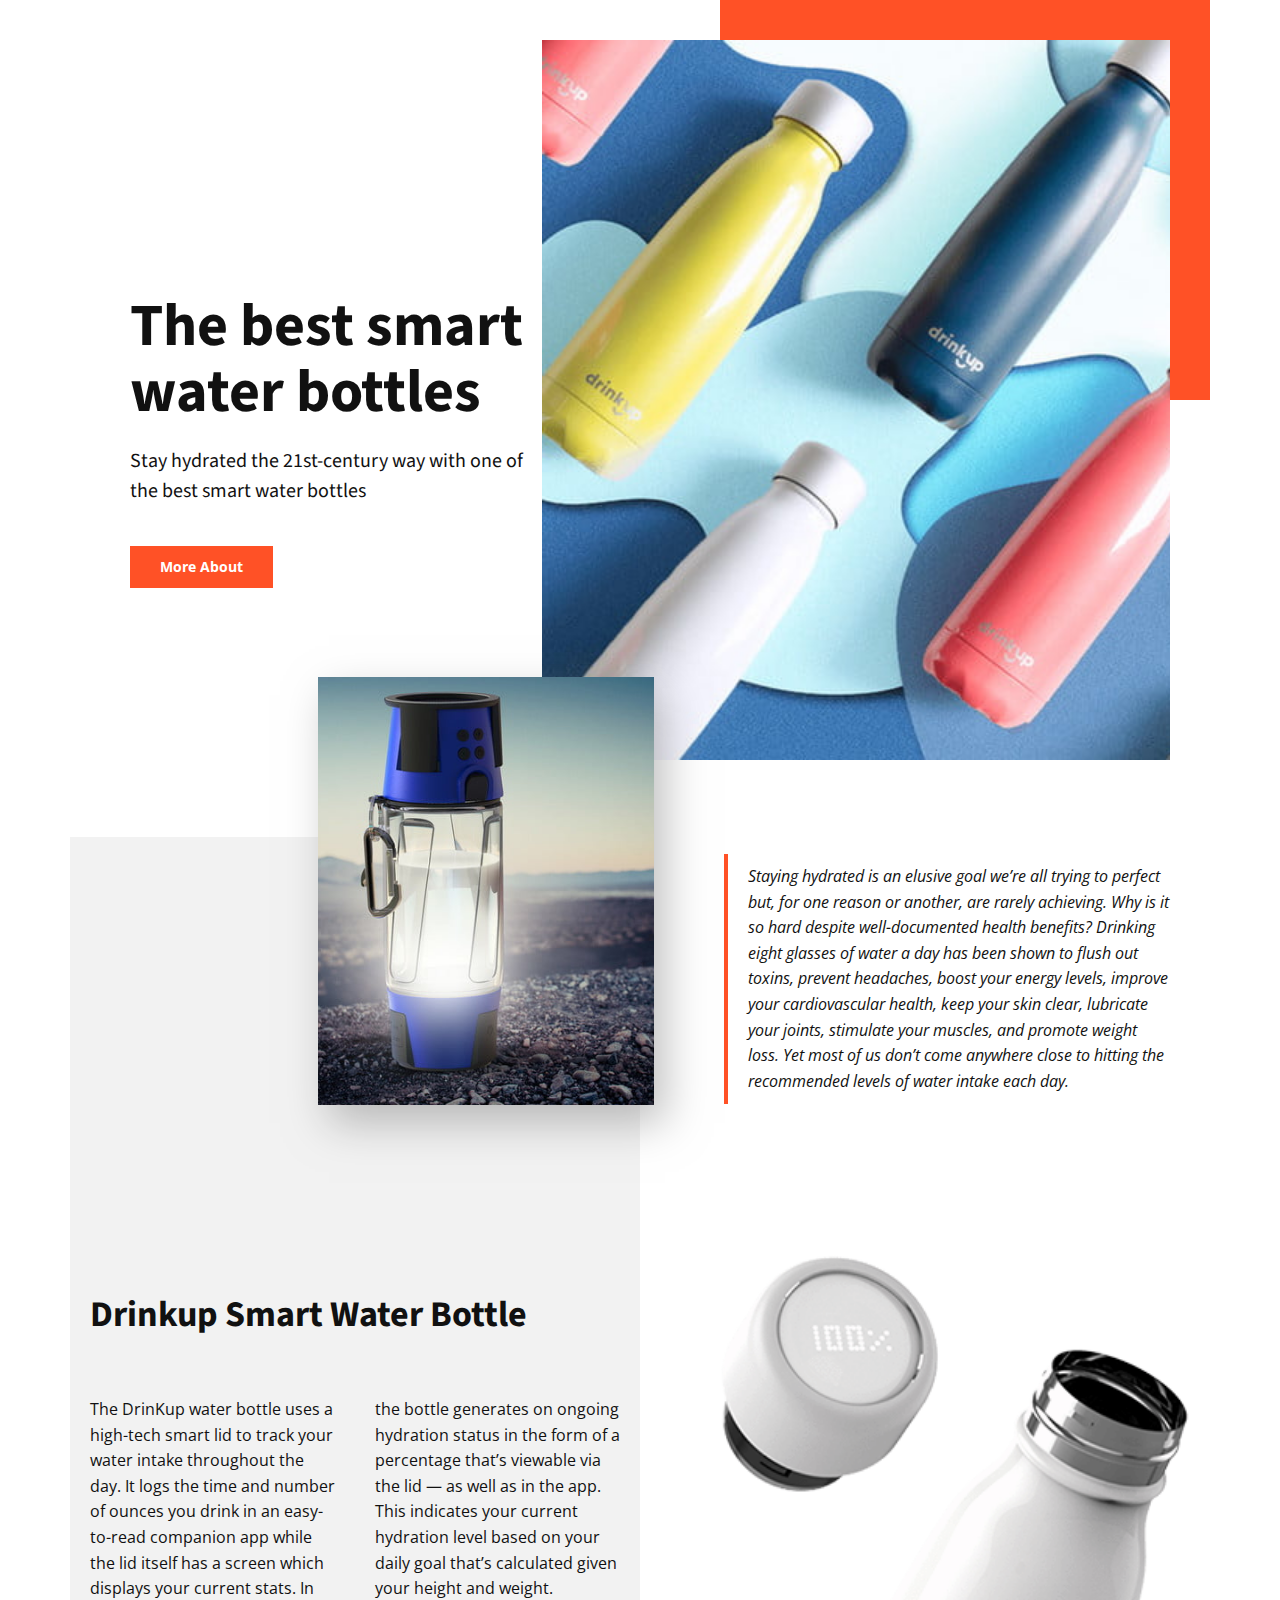
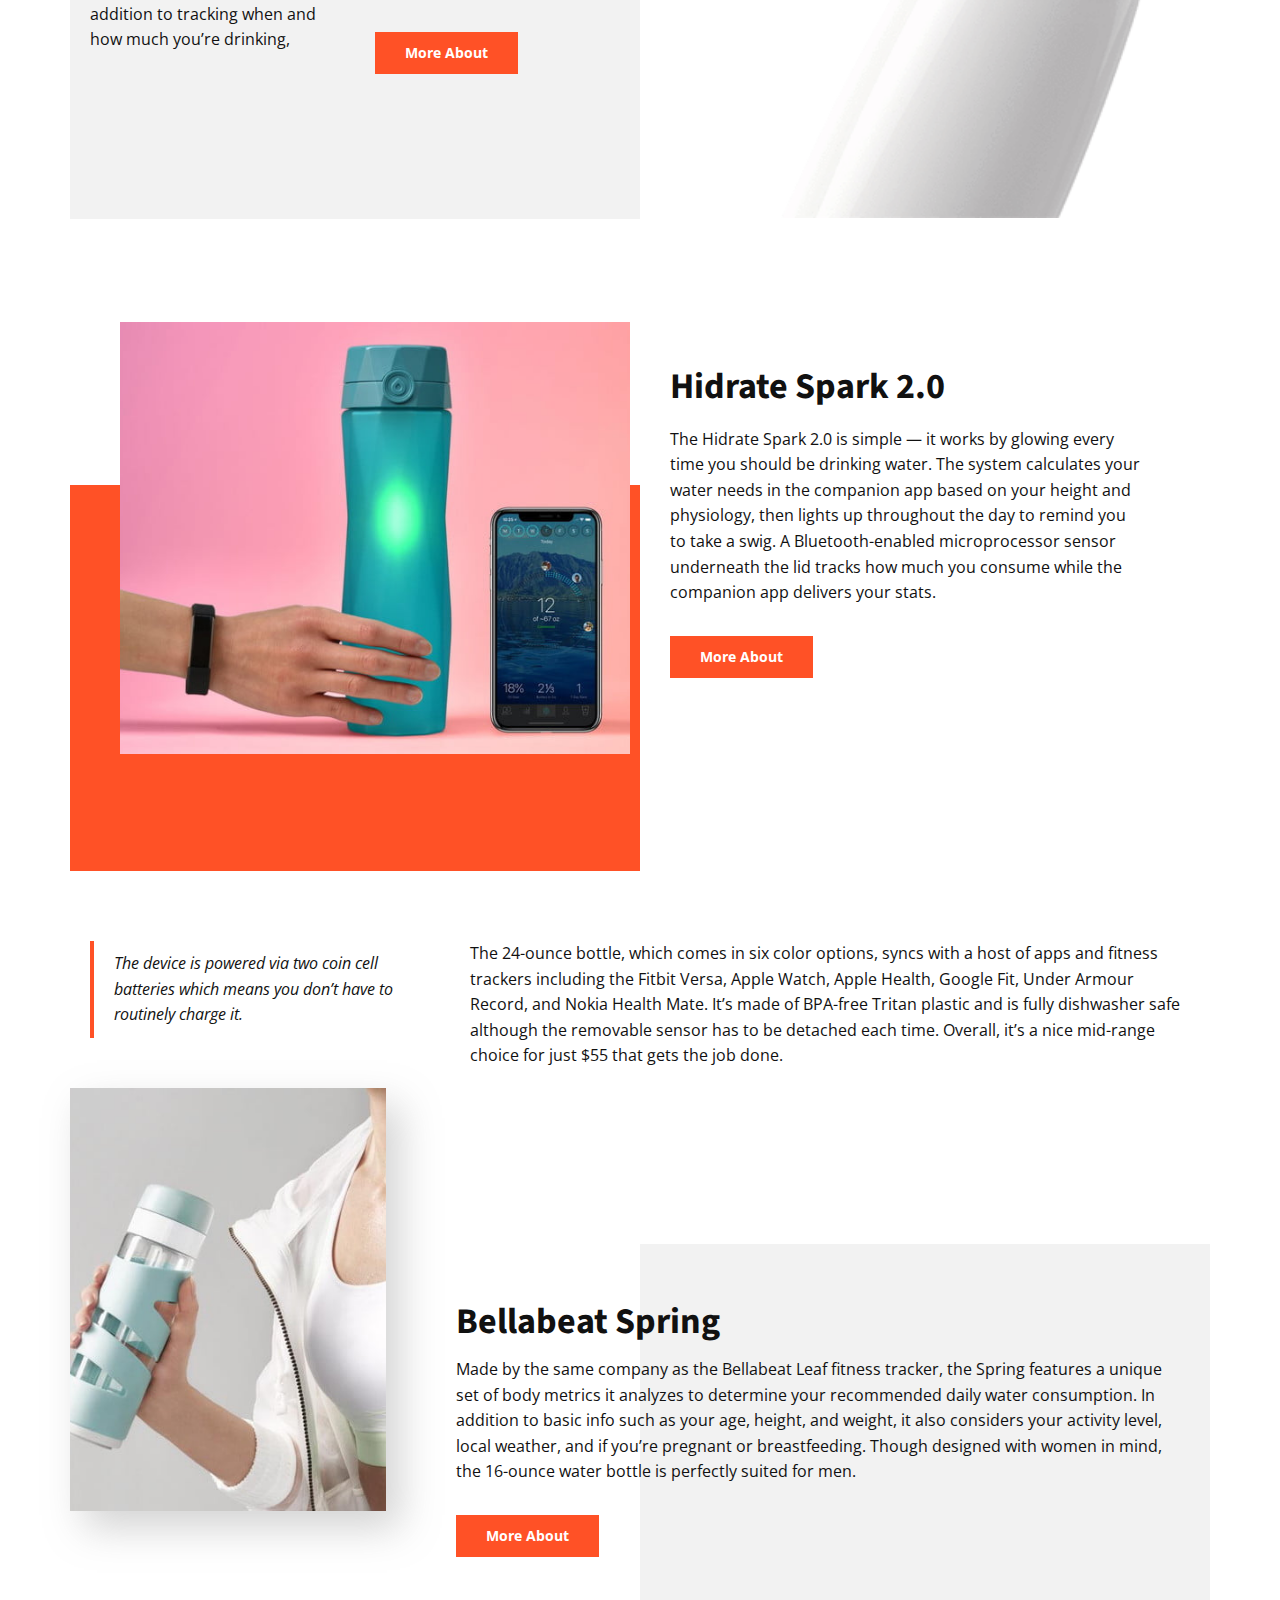
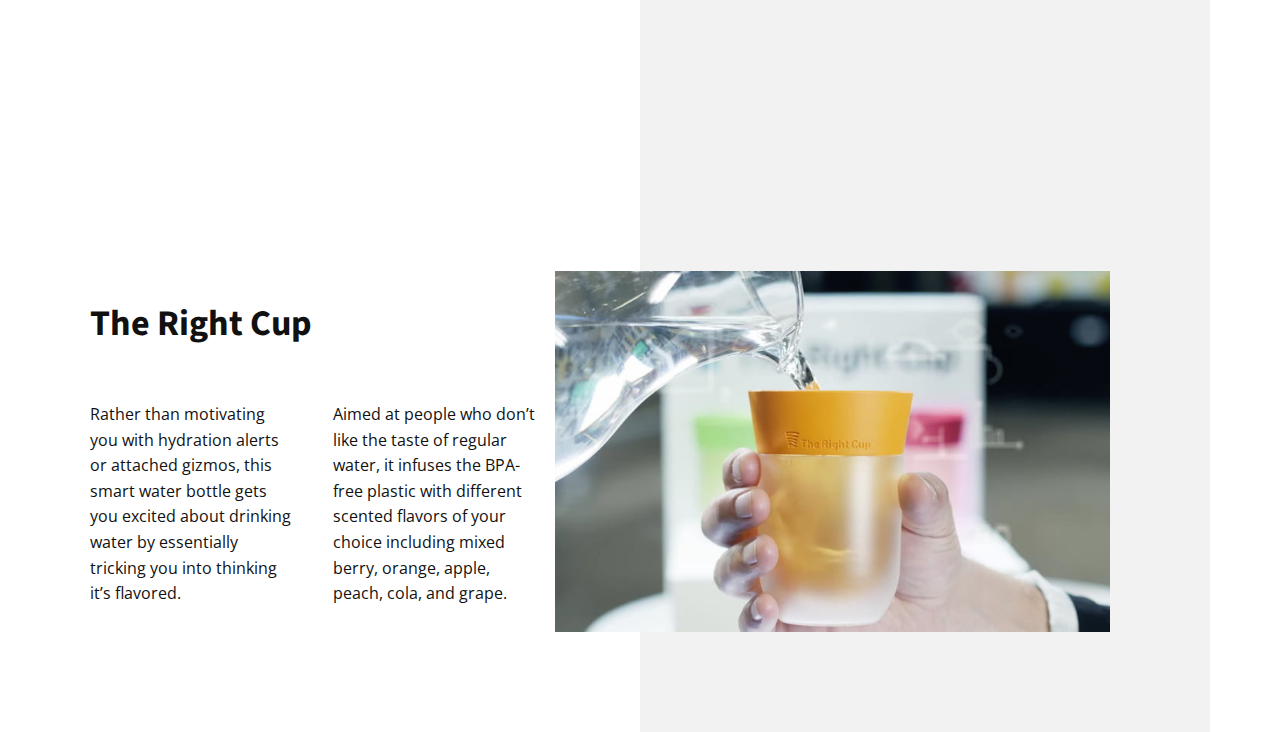
<file: Smartbottle-website/index.html>
<!DOCTYPE html>
<html style="font-size: 16px;">
  <head>
    <meta name="viewport" content="width=device-width, initial-scale=1.0">
    <meta charset="utf-8">
    <meta name="keywords" content="The best smart water bottles, Drinkup Smart Water Bottle, Hidrate Spark 2.0, Bellabeat Spring, The Right Cup">
    <meta name="description" content="">
    <meta name="page_type" content="np-template-header-footer-from-plugin">
    <title>Home</title>
    <link rel="stylesheet" href="nicepage.css" media="screen">
<link rel="stylesheet" href="Home.css" media="screen">
    <script class="u-script" type="text/javascript" src="jquery.js" defer=""></script>
    <script class="u-script" type="text/javascript" src="nicepage.js" defer=""></script>
    <meta name="generator" content="Nicepage 3.9.3, nicepage.com">
    <link id="u-theme-google-font" rel="stylesheet" href="https://fonts.googleapis.com/css?family=Roboto:100,100i,300,300i,400,400i,500,500i,700,700i,900,900i|Open+Sans:300,300i,400,400i,600,600i,700,700i,800,800i">
    <link id="u-page-google-font" rel="stylesheet" href="https://fonts.googleapis.com/css?family=Source+Sans+Pro:200,200i,300,300i,400,400i,600,600i,700,700i,900,900i">
    
    
    
    
    
    
    
    
    <script type="application/ld+json">{
		"@context": "http://schema.org",
		"@type": "Organization",
		"name": "",
		"url": "index.html",
		"sameAs": []
}</script>
    <meta property="og:title" content="Home">
    <meta property="og:type" content="website">
    <meta name="theme-color" content="#ff5126">
    <link rel="canonical" href="index.html">
    <meta property="og:url" content="index.html">
  </head>
  <body data-home-page="Home.html" data-home-page-title="Home" class="u-body"> 
    <section class="u-clearfix u-white u-section-1" id="sec-52bd">
      <div class="u-clearfix u-sheet u-sheet-1">
        <div class="u-palette-1-base u-shape u-shape-rectangle u-shape-1"></div>
        <img class="u-expanded-width-xs u-image u-image-1" src="images/44eb0fd6554b44b9ef4c1f017b33189e.jpeg">
        <div class="u-align-left u-container-style u-expanded-width-sm u-group u-similar-fill u-group-1">
          <div class="u-container-layout u-container-layout-1">
            <h1 class="u-align-left-md u-align-left-sm u-custom-font u-font-source-sans-pro u-text u-title u-text-1">The best smart water bottles</h1>
            <p class="u-align-left-sm u-custom-font u-font-source-sans-pro u-large-text u-text u-text-variant u-text-2">Stay hydrated the 21st-century way with one of the best smart water bottles</p>
            <a href="#https://drinkupbottle.com/" class="u-btn u-button-style u-btn-1">More About</a>
          </div>
        </div>
      </div>
    </section>
    <section class="u-clearfix u-white u-section-2" id="sec-1a34">
      <div class="u-clearfix u-sheet u-sheet-1">
        <div class="u-grey-5 u-shape u-shape-rectangle u-shape-1"></div>
        <img src="images/96065617318f627dd2e32320d7f07448.jpeg" alt="" class="u-image u-image-default u-image-1">
        <div class="u-container-style u-expanded-width-sm u-expanded-width-xs u-group u-group-1">
          <div class="u-container-layout">
            <blockquote class="u-custom-font u-text u-text-font u-text-1">Staying hydrated is an elusive goal we’re all trying to perfect but, for one reason or another, are rarely achieving. Why is it so hard despite well-documented health benefits? Drinking eight glasses of water a day has been shown to
                        flush out toxins, prevent headaches, boost your energy levels, improve your cardiovascular health, keep your skin clear, lubricate your joints, stimulate your muscles, and promote weight loss. Yet most of us don’t come anywhere
                        close to hitting the recommended levels of water intake each day.</blockquote>
          </div>
        </div>
      </div>
    </section>
    <section class="u-clearfix u-white u-section-3" id="sec-320d">
      <div class="u-clearfix u-sheet u-sheet-1">
        <div class="u-expanded-height u-grey-5 u-shape u-shape-rectangle u-shape-1"></div>
        <div class="u-clearfix u-expanded-width u-layout-wrap u-layout-wrap-1">
          <div class="u-layout">
            <div class="u-layout-row">
              <div class="u-size-30 u-size-60-md">
                <div class="u-layout-col">
                  <div class="u-size-40">
                    <div class="u-layout-row">
                      <div class="u-container-style u-layout-cell u-left-cell u-size-60 u-layout-cell-1">
                        <div class="u-container-layout u-valign-middle">
                          <h2 class="u-custom-font u-font-source-sans-pro u-text u-text-1">Drinkup Smart Water Bottle</h2>
                        </div>
                      </div>
                    </div>
                  </div>
                  <div class="u-size-20">
                    <div class="u-layout-row">
                      <div class="u-container-style u-layout-cell u-left-cell u-size-30 u-layout-cell-2">
                        <div class="u-container-layout">
                          <p class="u-text u-text-2">The DrinKup water bottle uses a high-tech smart lid to track your water intake throughout the day. It logs the time and number of ounces you drink in an easy-to-read companion app while the lid itself has
                                                    a screen which displays your current stats. In addition to tracking when and how much you’re drinking,</p>
                        </div>
                      </div>
                      <div class="u-container-style u-layout-cell u-size-30 u-layout-cell-3">
                        <div class="u-container-layout u-container-layout-3">
                          <p class="u-text u-text-3">the bottle generates on ongoing hydration status in the form of a percentage that’s viewable via the lid — as well as in the app. This indicates your current hydration level based on your daily goal that’s
                                                    calculated given your height and weight.</p>
                          <a href="#https://drinkupbottle.com/" class="u-btn u-button-style u-btn-1">More About</a>
                        </div>
                      </div>
                    </div>
                  </div>
                </div>
              </div>
              <div class="u-size-30 u-size-60-md">
                <div class="u-layout-row">
                  <div class="u-container-style u-layout-cell u-right-cell u-similar-fill u-size-60 u-layout-cell-4">
                    <div class="u-container-layout">
                      <img class="u-expanded-height-md u-expanded-height-sm u-expanded-width-xs u-image u-image-1" src="images/c8696149d94468aeb63e22ad752edb9b.png">
                    </div>
                  </div>
                </div>
              </div>
            </div>
          </div>
        </div>
      </div>
    </section>
    <section class="u-clearfix u-white u-section-4" id="sec-f0f9">
      <div class="u-clearfix u-sheet u-sheet-1">
        <div class="u-palette-1-base u-shape u-shape-rectangle u-shape-1"></div>
        <div class="u-clearfix u-gutter-20 u-layout-wrap u-layout-wrap-1">
          <div class="u-layout">
            <div class="u-layout-row">
              <div class="u-container-style u-image u-layout-cell u-left-cell u-size-30 u-image-1">
                <div class="u-container-layout"></div>
              </div>
              <div class="u-align-left-lg u-align-left-md u-container-style u-layout-cell u-right-cell u-similar-fill u-size-30 u-layout-cell-2">
                <div class="u-container-layout u-valign-middle-lg">
                  <h2 class="u-custom-font u-font-source-sans-pro u-text u-text-1">Hidrate Spark 2.0</h2>
                  <p class="u-text u-text-2">The Hidrate Spark 2.0 is simple — it works by glowing every time you should be drinking water. The system calculates your water needs in the companion app based on your height and physiology, then lights up throughout the
                                    day to remind you to take a swig. A Bluetooth-enabled microprocessor sensor underneath the lid tracks how much you consume while the companion app delivers your stats.</p>
                  <a href="#" class="u-btn u-button-style u-btn-1">More About</a>
                </div>
              </div>
            </div>
          </div>
        </div>
      </div>
    </section>
    <section class="u-clearfix u-white u-section-5" id="sec-0516">
      <div class="u-clearfix u-sheet u-sheet-1">
        <div class="u-clearfix u-expanded-width u-layout-wrap u-layout-wrap-1">
          <div class="u-layout">
            <div class="u-layout-row">
              <div class="u-container-style u-layout-cell u-left-cell u-similar-fill u-size-20 u-layout-cell-1">
                <div class="u-container-layout">
                  <blockquote class="u-custom-font u-text u-text-font u-text-1">The device is powered via two coin cell batteries which means you don’t have to routinely charge it. <br>
                  </blockquote>
                </div>
              </div>
              <div class="u-container-style u-layout-cell u-right-cell u-similar-fill u-size-40 u-layout-cell-2">
                <div class="u-container-layout">
                  <p class="u-text u-text-2">The 24-ounce bottle, which comes in six color options, syncs with a host of apps and fitness trackers including the Fitbit Versa, Apple Watch, Apple Health, Google Fit, Under Armour Record, and Nokia Health Mate. It’s made
                                    of BPA-free Tritan plastic and is fully dishwasher safe although the removable sensor has to be detached each time. Overall, it’s a nice mid-range choice for just $55 that gets the job done.</p>
                </div>
              </div>
            </div>
          </div>
        </div>
      </div>
    </section>
    <section class="u-clearfix u-white u-section-6" id="sec-e3e1">
      <div class="u-clearfix u-sheet u-sheet-1">
        <div class="u-expanded-height u-grey-5 u-shape u-shape-rectangle u-shape-1"></div>
        <img src="images/5ae8563892442ba5405de902ef8b22a1.jpeg" alt="" class="u-image u-image-default u-image-1">
        <div class="u-container-style u-expanded-width-sm u-group u-group-1">
          <div class="u-container-layout u-valign-middle u-container-layout-1">
            <h2 class="u-custom-font u-font-source-sans-pro u-text u-text-1">Bellabeat Spring</h2>
            <p class="u-text u-text-2">Made by the same company as the Bellabeat Leaf fitness tracker, the Spring features a unique set of body metrics it analyzes to determine your recommended daily water consumption. In addition to basic info such as your age, height,
                        and weight, it also considers your activity level, local weather, and if you’re pregnant or breastfeeding. Though designed with women in mind, the 16-ounce water bottle is perfectly suited for men.</p>
            <a href="#" class="u-btn u-button-style u-btn-1">More About</a>
          </div>
        </div>
      </div>
    </section>
    <section class="u-clearfix u-white u-section-7" id="sec-63cf">
      <div class="u-clearfix u-sheet u-sheet-1">
        <div class="u-expanded-height u-grey-5 u-shape u-shape-rectangle u-shape-1"></div>
        <div class="u-clearfix u-layout-wrap u-layout-wrap-1">
          <div class="u-layout">
            <div class="u-layout-row">
              <div class="u-size-28 u-size-60-md">
                <div class="u-layout-col">
                  <div class="u-size-40">
                    <div class="u-layout-row">
                      <div class="u-container-style u-layout-cell u-left-cell u-similar-fill u-size-60 u-layout-cell-1">
                        <div class="u-container-layout u-valign-middle">
                          <h2 class="u-custom-font u-font-source-sans-pro u-text u-text-1">The Right Cup</h2>
                        </div>
                      </div>
                    </div>
                  </div>
                  <div class="u-size-20">
                    <div class="u-layout-row">
                      <div class="u-container-style u-layout-cell u-left-cell u-similar-fill u-size-30 u-layout-cell-2">
                        <div class="u-container-layout">
                          <p class="u-text u-text-2">Rather than motivating you with hydration alerts or attached gizmos, this smart water bottle gets you excited about drinking water by essentially tricking you into thinking it’s flavored.</p>
                        </div>
                      </div>
                      <div class="u-container-style u-layout-cell u-similar-fill u-size-30 u-layout-cell-3">
                        <div class="u-container-layout">
                          <p class="u-text u-text-3"> Aimed at people who don’t like the taste of regular water, it infuses the BPA-free plastic with different scented flavors of your choice including mixed berry, orange, apple, peach, cola, and grape.</p>
                        </div>
                      </div>
                    </div>
                  </div>
                </div>
              </div>
              <div class="u-size-32 u-size-60-md">
                <div class="u-layout-row">
                  <div class="u-container-style u-image u-layout-cell u-right-cell u-size-60 u-image-1">
                    <div class="u-container-layout"></div>
                  </div>
                </div>
              </div>
            </div>
          </div>
        </div>
      </div>
    </section>
  </body>
</html>
</file>
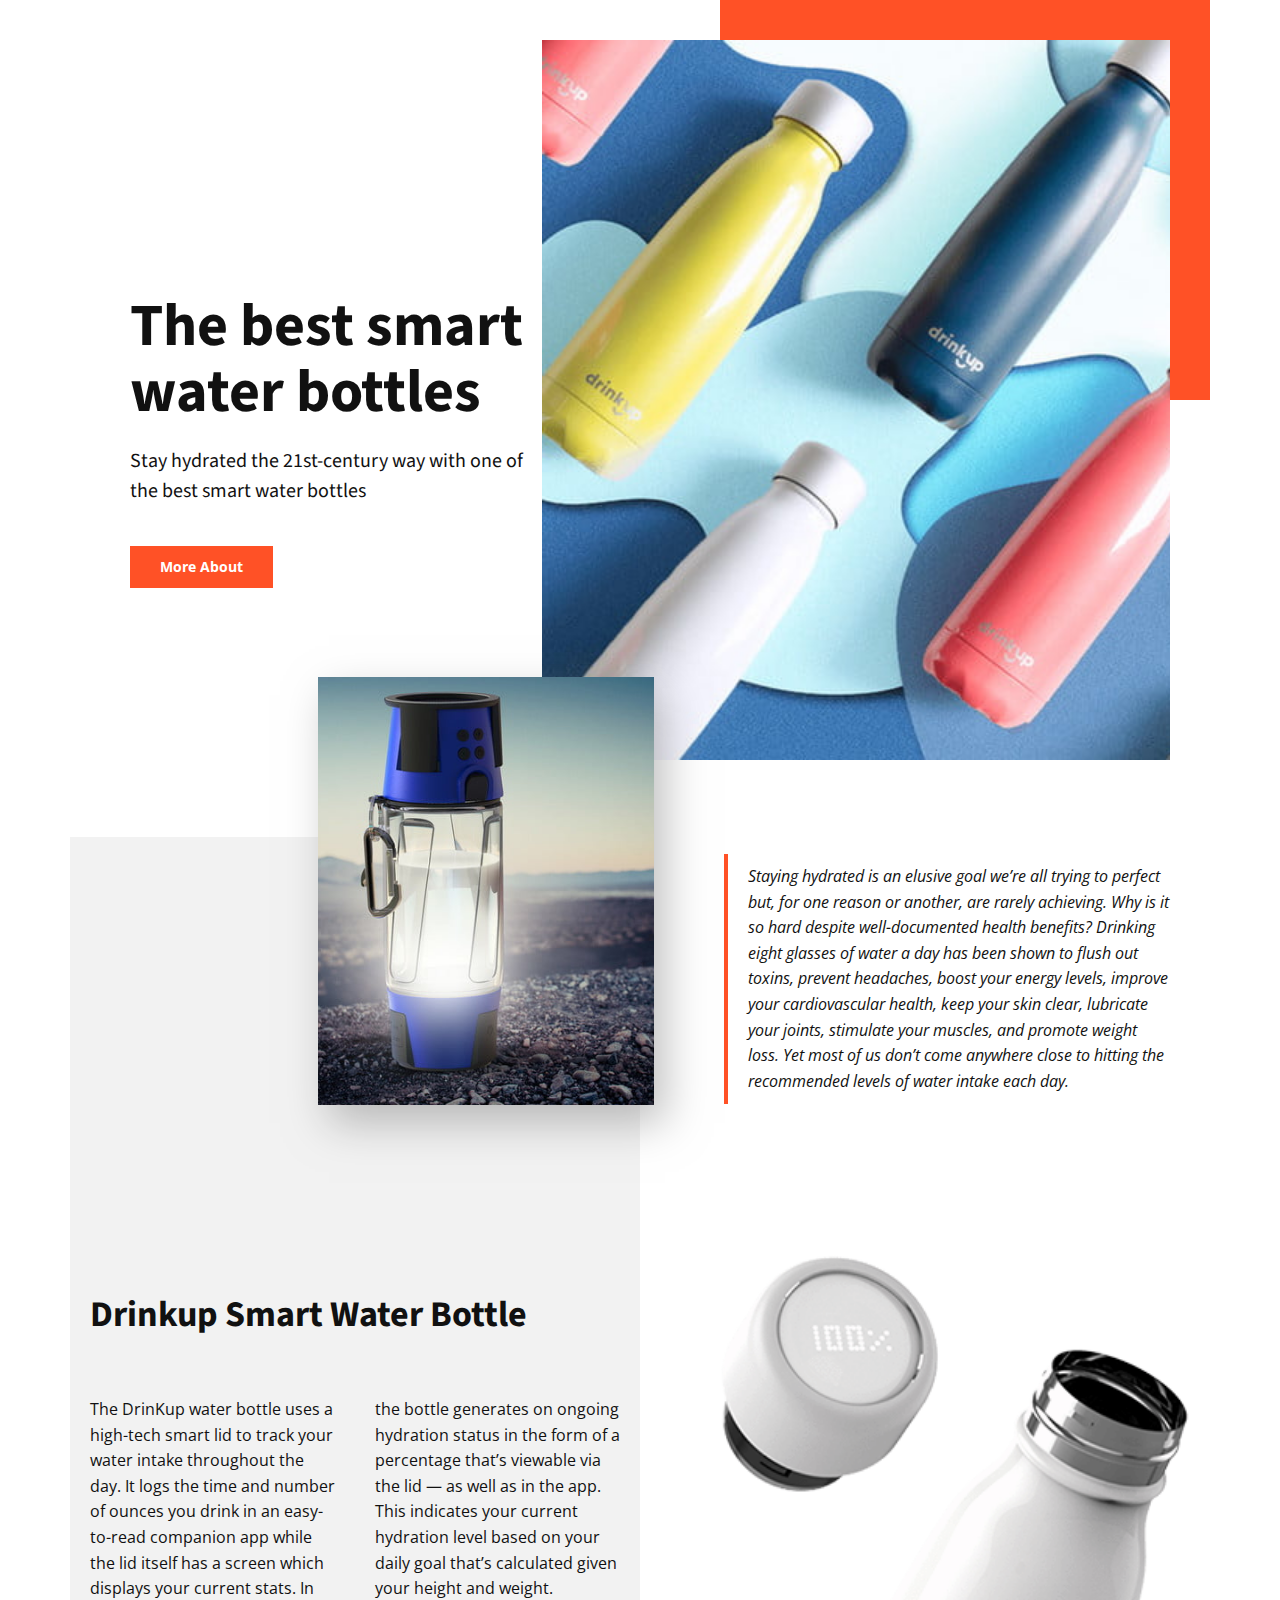
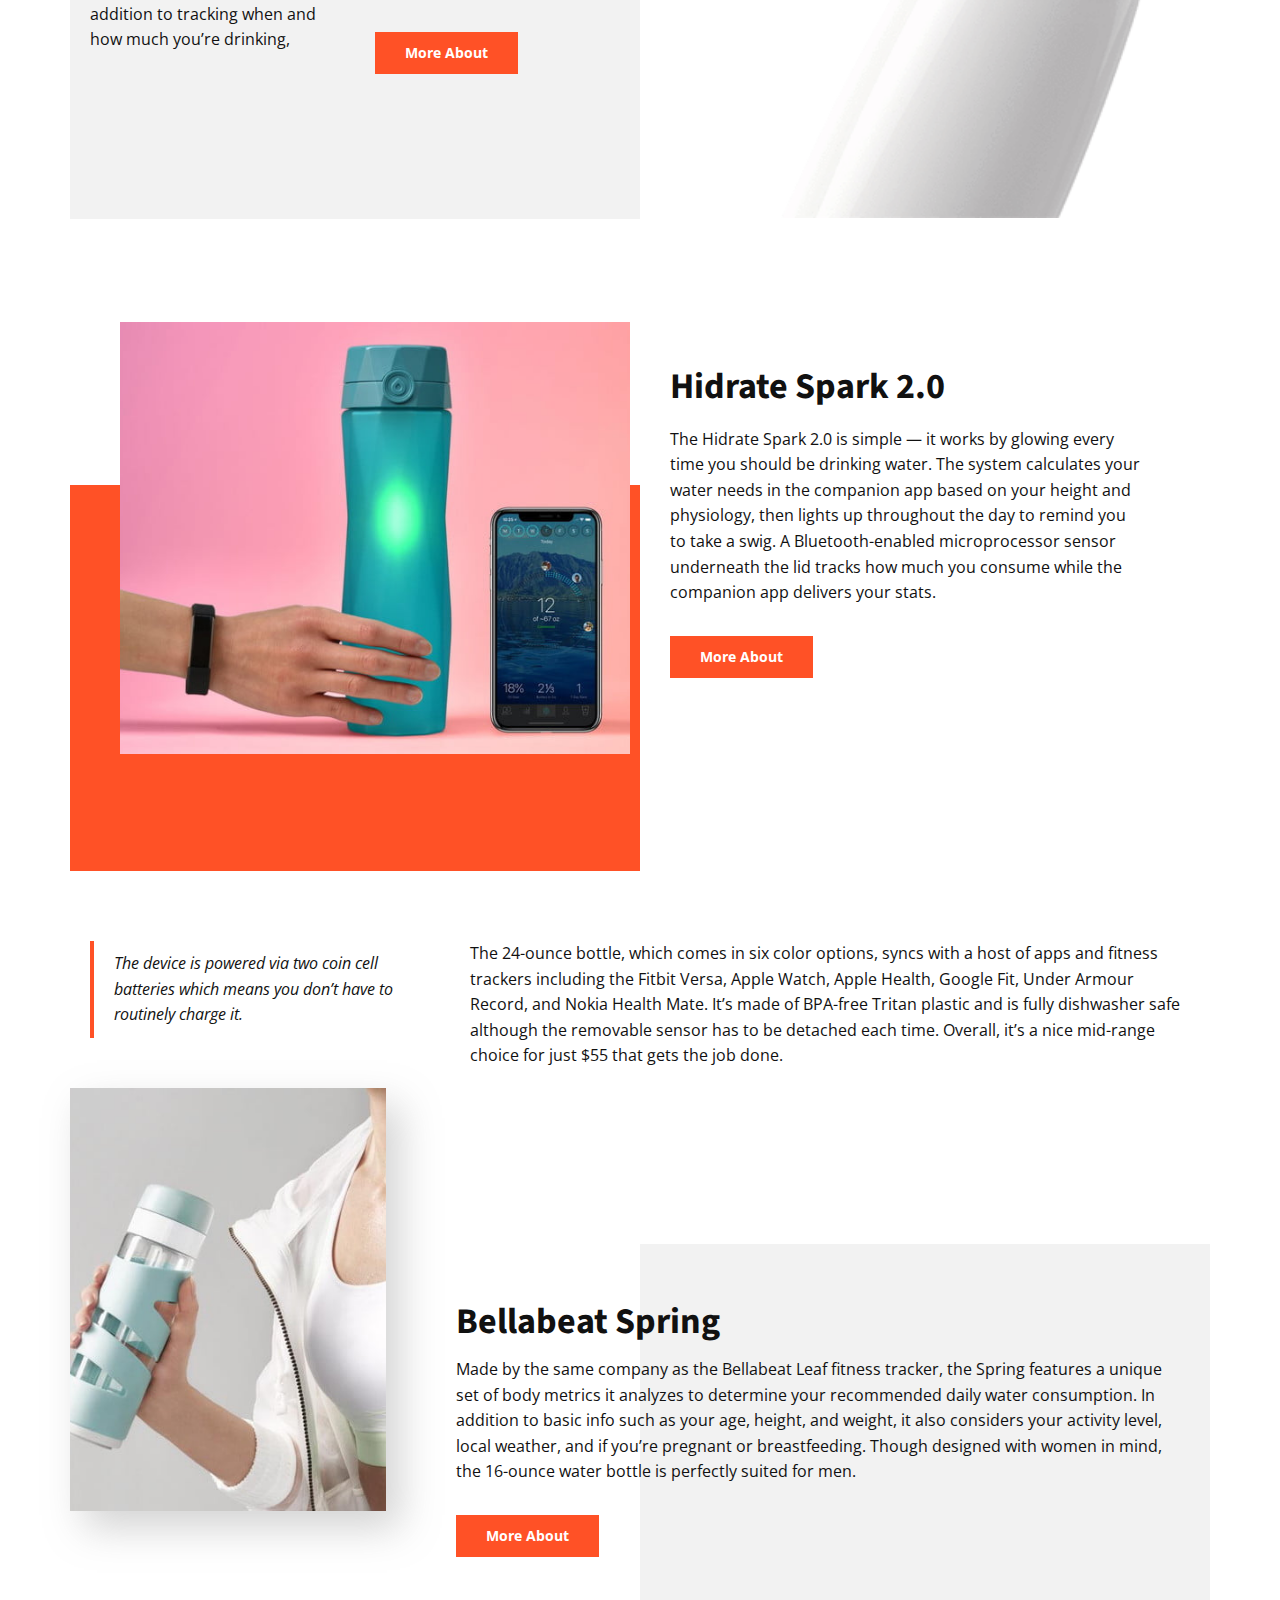
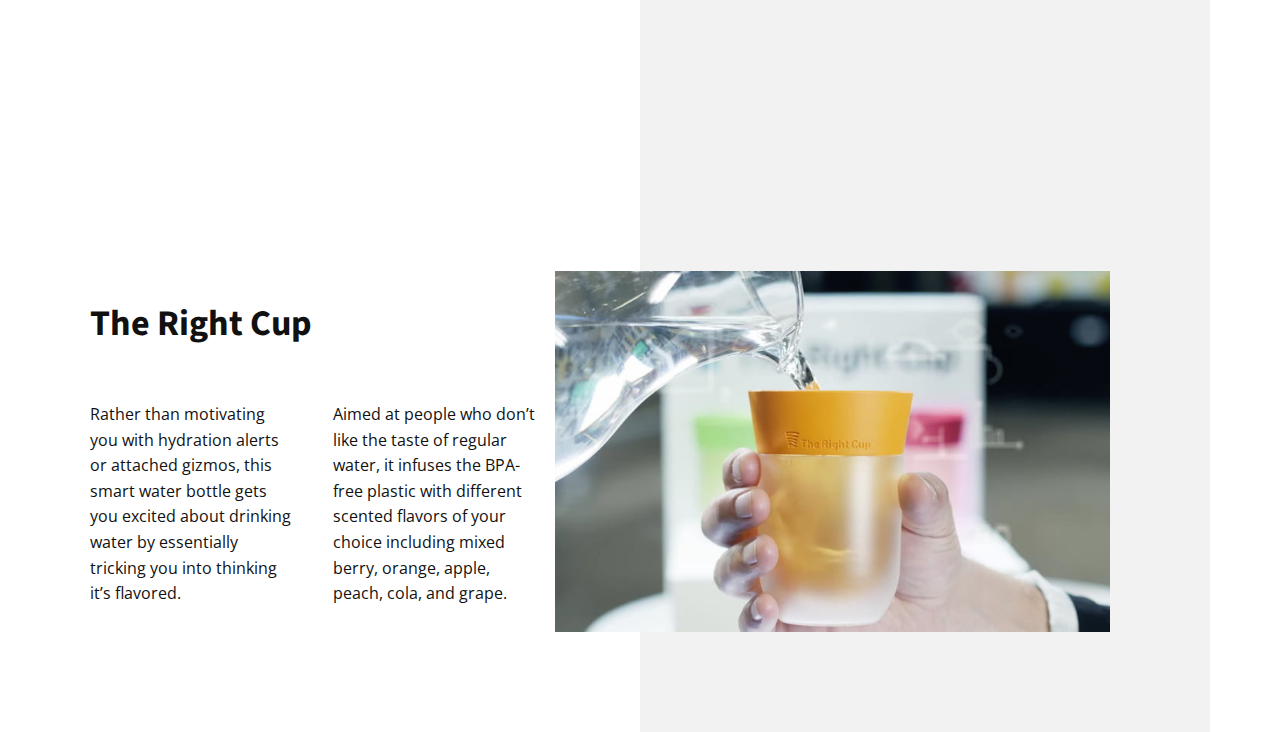
<file: Smartbottle-website/Home.html>
<!DOCTYPE html>
<html style="font-size: 16px;">
  <head>
    <meta name="viewport" content="width=device-width, initial-scale=1.0">
    <meta charset="utf-8">
    <meta name="keywords" content="The best smart water bottles, Drinkup Smart Water Bottle, Hidrate Spark 2.0, Bellabeat Spring, The Right Cup">
    <meta name="description" content="">
    <meta name="page_type" content="np-template-header-footer-from-plugin">
    <title>Home</title>
    <link rel="stylesheet" href="nicepage.css" media="screen">
<link rel="stylesheet" href="Home.css" media="screen">
    <script class="u-script" type="text/javascript" src="jquery.js" defer=""></script>
    <script class="u-script" type="text/javascript" src="nicepage.js" defer=""></script>
    <meta name="generator" content="Nicepage 3.9.3, nicepage.com">
    <link id="u-theme-google-font" rel="stylesheet" href="https://fonts.googleapis.com/css?family=Roboto:100,100i,300,300i,400,400i,500,500i,700,700i,900,900i|Open+Sans:300,300i,400,400i,600,600i,700,700i,800,800i">
    <link id="u-page-google-font" rel="stylesheet" href="https://fonts.googleapis.com/css?family=Source+Sans+Pro:200,200i,300,300i,400,400i,600,600i,700,700i,900,900i">
    
    
    
    
    
    
    
    
    <script type="application/ld+json">{
		"@context": "http://schema.org",
		"@type": "Organization",
		"name": "",
		"url": "index.html",
		"sameAs": []
}</script>
    <meta property="og:title" content="Home">
    <meta property="og:type" content="website">
    <meta name="theme-color" content="#ff5126">
    <link rel="canonical" href="index.html">
    <meta property="og:url" content="index.html">
  </head>
  <body class="u-body"> 
    <section class="u-clearfix u-white u-section-1" id="sec-52bd">
      <div class="u-clearfix u-sheet u-sheet-1">
        <div class="u-palette-1-base u-shape u-shape-rectangle u-shape-1"></div>
        <img class="u-expanded-width-xs u-image u-image-1" src="images/44eb0fd6554b44b9ef4c1f017b33189e.jpeg">
        <div class="u-align-left u-container-style u-expanded-width-sm u-group u-similar-fill u-group-1">
          <div class="u-container-layout u-container-layout-1">
            <h1 class="u-align-left-md u-align-left-sm u-custom-font u-font-source-sans-pro u-text u-title u-text-1">The best smart water bottles</h1>
            <p class="u-align-left-sm u-custom-font u-font-source-sans-pro u-large-text u-text u-text-variant u-text-2">Stay hydrated the 21st-century way with one of the best smart water bottles</p>
            <a href="#https://drinkupbottle.com/" class="u-btn u-button-style u-btn-1">More About</a>
          </div>
        </div>
      </div>
    </section>
    <section class="u-clearfix u-white u-section-2" id="sec-1a34">
      <div class="u-clearfix u-sheet u-sheet-1">
        <div class="u-grey-5 u-shape u-shape-rectangle u-shape-1"></div>
        <img src="images/96065617318f627dd2e32320d7f07448.jpeg" alt="" class="u-image u-image-default u-image-1">
        <div class="u-container-style u-expanded-width-sm u-expanded-width-xs u-group u-group-1">
          <div class="u-container-layout">
            <blockquote class="u-custom-font u-text u-text-font u-text-1">Staying hydrated is an elusive goal we’re all trying to perfect but, for one reason or another, are rarely achieving. Why is it so hard despite well-documented health benefits? Drinking eight glasses of water a day has been shown to
                        flush out toxins, prevent headaches, boost your energy levels, improve your cardiovascular health, keep your skin clear, lubricate your joints, stimulate your muscles, and promote weight loss. Yet most of us don’t come anywhere
                        close to hitting the recommended levels of water intake each day.</blockquote>
          </div>
        </div>
      </div>
    </section>
    <section class="u-clearfix u-white u-section-3" id="sec-320d">
      <div class="u-clearfix u-sheet u-sheet-1">
        <div class="u-expanded-height u-grey-5 u-shape u-shape-rectangle u-shape-1"></div>
        <div class="u-clearfix u-expanded-width u-layout-wrap u-layout-wrap-1">
          <div class="u-layout">
            <div class="u-layout-row">
              <div class="u-size-30 u-size-60-md">
                <div class="u-layout-col">
                  <div class="u-size-40">
                    <div class="u-layout-row">
                      <div class="u-container-style u-layout-cell u-left-cell u-size-60 u-layout-cell-1">
                        <div class="u-container-layout u-valign-middle">
                          <h2 class="u-custom-font u-font-source-sans-pro u-text u-text-1">Drinkup Smart Water Bottle</h2>
                        </div>
                      </div>
                    </div>
                  </div>
                  <div class="u-size-20">
                    <div class="u-layout-row">
                      <div class="u-container-style u-layout-cell u-left-cell u-size-30 u-layout-cell-2">
                        <div class="u-container-layout">
                          <p class="u-text u-text-2">The DrinKup water bottle uses a high-tech smart lid to track your water intake throughout the day. It logs the time and number of ounces you drink in an easy-to-read companion app while the lid itself has
                                                    a screen which displays your current stats. In addition to tracking when and how much you’re drinking,</p>
                        </div>
                      </div>
                      <div class="u-container-style u-layout-cell u-size-30 u-layout-cell-3">
                        <div class="u-container-layout u-container-layout-3">
                          <p class="u-text u-text-3">the bottle generates on ongoing hydration status in the form of a percentage that’s viewable via the lid — as well as in the app. This indicates your current hydration level based on your daily goal that’s
                                                    calculated given your height and weight.</p>
                          <a href="#https://drinkupbottle.com/" class="u-btn u-button-style u-btn-1">More About</a>
                        </div>
                      </div>
                    </div>
                  </div>
                </div>
              </div>
              <div class="u-size-30 u-size-60-md">
                <div class="u-layout-row">
                  <div class="u-container-style u-layout-cell u-right-cell u-similar-fill u-size-60 u-layout-cell-4">
                    <div class="u-container-layout">
                      <img class="u-expanded-height-md u-expanded-height-sm u-expanded-width-xs u-image u-image-1" src="images/c8696149d94468aeb63e22ad752edb9b.png">
                    </div>
                  </div>
                </div>
              </div>
            </div>
          </div>
        </div>
      </div>
    </section>
    <section class="u-clearfix u-white u-section-4" id="sec-f0f9">
      <div class="u-clearfix u-sheet u-sheet-1">
        <div class="u-palette-1-base u-shape u-shape-rectangle u-shape-1"></div>
        <div class="u-clearfix u-gutter-20 u-layout-wrap u-layout-wrap-1">
          <div class="u-layout">
            <div class="u-layout-row">
              <div class="u-container-style u-image u-layout-cell u-left-cell u-size-30 u-image-1">
                <div class="u-container-layout"></div>
              </div>
              <div class="u-align-left-lg u-align-left-md u-container-style u-layout-cell u-right-cell u-similar-fill u-size-30 u-layout-cell-2">
                <div class="u-container-layout u-valign-middle-lg">
                  <h2 class="u-custom-font u-font-source-sans-pro u-text u-text-1">Hidrate Spark 2.0</h2>
                  <p class="u-text u-text-2">The Hidrate Spark 2.0 is simple — it works by glowing every time you should be drinking water. The system calculates your water needs in the companion app based on your height and physiology, then lights up throughout the
                                    day to remind you to take a swig. A Bluetooth-enabled microprocessor sensor underneath the lid tracks how much you consume while the companion app delivers your stats.</p>
                  <a href="#" class="u-btn u-button-style u-btn-1">More About</a>
                </div>
              </div>
            </div>
          </div>
        </div>
      </div>
    </section>
    <section class="u-clearfix u-white u-section-5" id="sec-0516">
      <div class="u-clearfix u-sheet u-sheet-1">
        <div class="u-clearfix u-expanded-width u-layout-wrap u-layout-wrap-1">
          <div class="u-layout">
            <div class="u-layout-row">
              <div class="u-container-style u-layout-cell u-left-cell u-similar-fill u-size-20 u-layout-cell-1">
                <div class="u-container-layout">
                  <blockquote class="u-custom-font u-text u-text-font u-text-1">The device is powered via two coin cell batteries which means you don’t have to routinely charge it. <br>
                  </blockquote>
                </div>
              </div>
              <div class="u-container-style u-layout-cell u-right-cell u-similar-fill u-size-40 u-layout-cell-2">
                <div class="u-container-layout">
                  <p class="u-text u-text-2">The 24-ounce bottle, which comes in six color options, syncs with a host of apps and fitness trackers including the Fitbit Versa, Apple Watch, Apple Health, Google Fit, Under Armour Record, and Nokia Health Mate. It’s made
                                    of BPA-free Tritan plastic and is fully dishwasher safe although the removable sensor has to be detached each time. Overall, it’s a nice mid-range choice for just $55 that gets the job done.</p>
                </div>
              </div>
            </div>
          </div>
        </div>
      </div>
    </section>
    <section class="u-clearfix u-white u-section-6" id="sec-e3e1">
      <div class="u-clearfix u-sheet u-sheet-1">
        <div class="u-expanded-height u-grey-5 u-shape u-shape-rectangle u-shape-1"></div>
        <img src="images/5ae8563892442ba5405de902ef8b22a1.jpeg" alt="" class="u-image u-image-default u-image-1">
        <div class="u-container-style u-expanded-width-sm u-group u-group-1">
          <div class="u-container-layout u-valign-middle u-container-layout-1">
            <h2 class="u-custom-font u-font-source-sans-pro u-text u-text-1">Bellabeat Spring</h2>
            <p class="u-text u-text-2">Made by the same company as the Bellabeat Leaf fitness tracker, the Spring features a unique set of body metrics it analyzes to determine your recommended daily water consumption. In addition to basic info such as your age, height,
                        and weight, it also considers your activity level, local weather, and if you’re pregnant or breastfeeding. Though designed with women in mind, the 16-ounce water bottle is perfectly suited for men.</p>
            <a href="#" class="u-btn u-button-style u-btn-1">More About</a>
          </div>
        </div>
      </div>
    </section>
    <section class="u-clearfix u-white u-section-7" id="sec-63cf">
      <div class="u-clearfix u-sheet u-sheet-1">
        <div class="u-expanded-height u-grey-5 u-shape u-shape-rectangle u-shape-1"></div>
        <div class="u-clearfix u-layout-wrap u-layout-wrap-1">
          <div class="u-layout">
            <div class="u-layout-row">
              <div class="u-size-28 u-size-60-md">
                <div class="u-layout-col">
                  <div class="u-size-40">
                    <div class="u-layout-row">
                      <div class="u-container-style u-layout-cell u-left-cell u-similar-fill u-size-60 u-layout-cell-1">
                        <div class="u-container-layout u-valign-middle">
                          <h2 class="u-custom-font u-font-source-sans-pro u-text u-text-1">The Right Cup</h2>
                        </div>
                      </div>
                    </div>
                  </div>
                  <div class="u-size-20">
                    <div class="u-layout-row">
                      <div class="u-container-style u-layout-cell u-left-cell u-similar-fill u-size-30 u-layout-cell-2">
                        <div class="u-container-layout">
                          <p class="u-text u-text-2">Rather than motivating you with hydration alerts or attached gizmos, this smart water bottle gets you excited about drinking water by essentially tricking you into thinking it’s flavored.</p>
                        </div>
                      </div>
                      <div class="u-container-style u-layout-cell u-similar-fill u-size-30 u-layout-cell-3">
                        <div class="u-container-layout">
                          <p class="u-text u-text-3"> Aimed at people who don’t like the taste of regular water, it infuses the BPA-free plastic with different scented flavors of your choice including mixed berry, orange, apple, peach, cola, and grape.</p>
                        </div>
                      </div>
                    </div>
                  </div>
                </div>
              </div>
              <div class="u-size-32 u-size-60-md">
                <div class="u-layout-row">
                  <div class="u-container-style u-image u-layout-cell u-right-cell u-size-60 u-image-1">
                    <div class="u-container-layout"></div>
                  </div>
                </div>
              </div>
            </div>
          </div>
        </div>
      </div>
    </section>
  </body>
</html>
</file>
